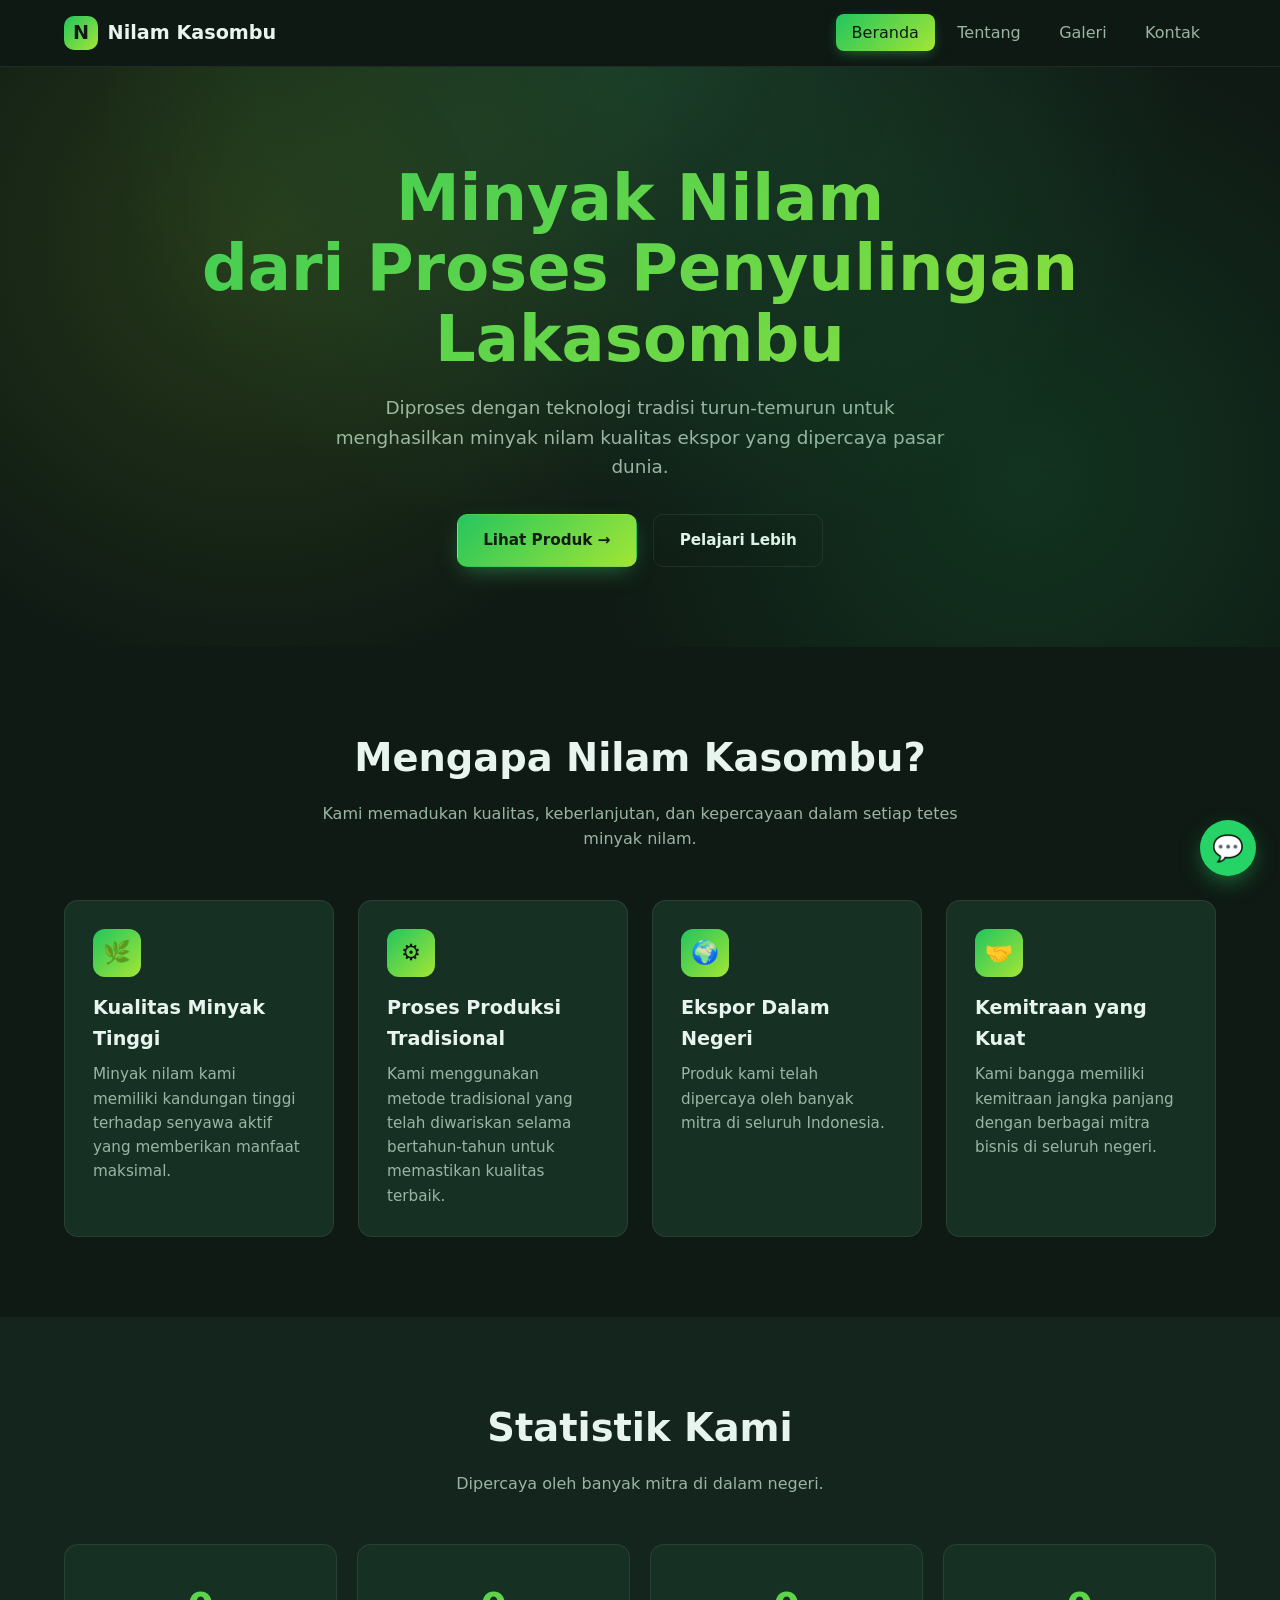
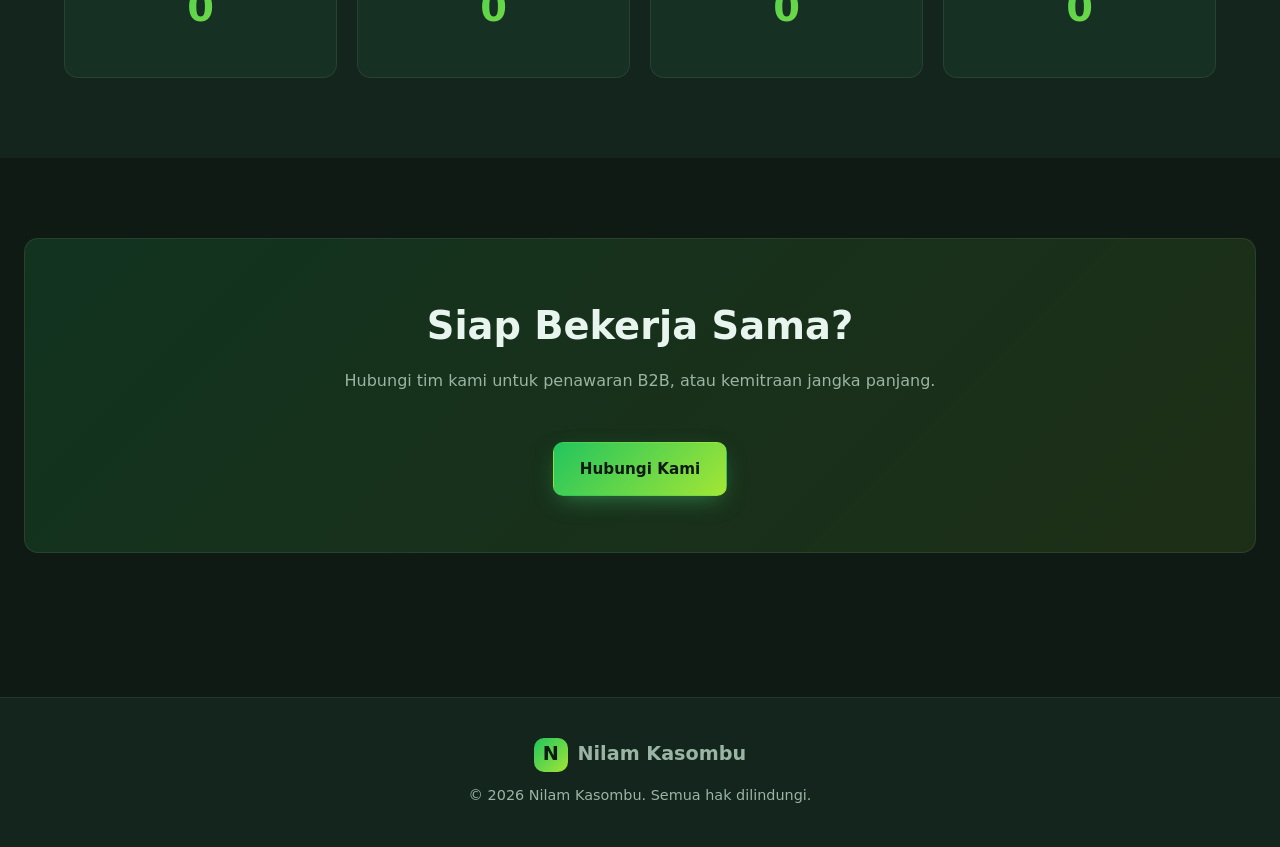
<file: index.html>
<!DOCTYPE html>
<html lang="id">
<head>
<meta charset="UTF-8" />
<meta name="viewport" content="width=device-width,initial-scale=1" />
<title>Nilam Kasombu — Beranda</title>
<meta name="description" content="Produsen minyak nilam berkualitas ekspor dari Indonesia." />
<link rel="stylesheet" href="style.css" />
</head>
<body>

<nav class="navbar">
  <div class="nav-inner">
    <a href="index.html" class="brand"><span class="brand-mark">N</span> Nilam Kasombu</a>
    <button class="nav-toggle" aria-label="Menu">☰</button>
    <ul class="nav-links">
      <li><a href="index.html">Beranda</a></li>
      <li><a href="tentang.html">Tentang</a></li>
      <li><a href="galeri.html">Galeri</a></li>
      <li><a href="kontak.html">Kontak</a></li>
    </ul>
  </div>
</nav>

<main>
  <section class="hero">
    <div class="container">
      <h1>Minyak Nilam<br/>dari Proses Penyulingan Lakasombu</h1>
      <p>Diproses dengan teknologi tradisi turun-temurun untuk menghasilkan minyak nilam kualitas ekspor yang dipercaya pasar dunia.</p>
      <div class="hero-actions">
        <a href="kontak.html" class="btn btn-primary">Lihat Produk →</a>
        <a href="tentang.html" class="btn btn-ghost">Pelajari Lebih</a>
      </div>
    </div>
  </section>

  <section class="section">
    <div class="container">
      <h2 class="section-title reveal">Mengapa Nilam Kasombu?</h2>
      <p class="section-sub reveal">Kami memadukan kualitas, keberlanjutan, dan kepercayaan dalam setiap tetes minyak nilam.</p>
      <div class="grid">
        <div class="card reveal"><div class="card-icon">🌿</div><h3>Kualitas Minyak Tinggi</h3><p>Minyak nilam kami memiliki kandungan tinggi terhadap senyawa aktif yang memberikan manfaat maksimal.</p></div>
        <div class="card reveal"><div class="card-icon">⚙️</div><h3>Proses Produksi Tradisional</h3><p>Kami menggunakan metode tradisional yang telah diwariskan selama bertahun-tahun untuk memastikan kualitas terbaik.</p></div>
        <div class="card reveal"><div class="card-icon">🌍</div><h3>Ekspor Dalam Negeri</h3><p>Produk kami telah dipercaya oleh banyak mitra di seluruh Indonesia.</p></div>
        <div class="card reveal"><div class="card-icon">🤝</div><h3>Kemitraan yang Kuat</h3><p>Kami bangga memiliki kemitraan jangka panjang dengan berbagai mitra bisnis di seluruh negeri.</p></div>
      </div>
    </div>
  </section>

  <section class="section" style="background:var(--bg-alt)">
    <div class="container">
      <h2 class="section-title reveal">Statistik Kami</h2>
      <p class="section-sub reveal">Dipercaya oleh banyak mitra di dalam negeri.</p>
      <div class="stats">
        <div class="stat reveal"><div class="stat-num" data-count="" data-suffix="">0</div><div class="stat-label"></div></div>
        <div class="stat reveal"><div class="stat-num" data-count="" data-suffix="">0</div><div class="stat-label"></div></div>
        <div class="stat reveal"><div class="stat-num" data-count="" data-suffix="">0</div><div class="stat-label"></div></div>
        <div class="stat reveal"><div class="stat-num" data-count="" data-suffix="">0</div><div class="stat-label"></div></div>
      </div>
    </div>
  </section>

  <section class="section">
    <div class="cta reveal">
      <h2 class="section-title">Siap Bekerja Sama?</h2>
      <p class="section-sub">Hubungi tim kami untuk penawaran B2B, atau kemitraan jangka panjang.</p>
      <a href="kontak.html" class="btn btn-primary">Hubungi Kami</a>
    </div>
  </section>
</main>

<footer class="footer">
  <div class="brand"><span class="brand-mark">N</span> Nilam Kasombu</div>
  <p>© 2026 Nilam Kasombu. Semua hak dilindungi.</p>
</footer>

<a class="wa" href="https://wa.me/6285255310307" target="_blank" text="Saya%20Ingin%20Memesan%21" aria-label="WhatsApp">💬</a>

<script src="script.js"></script>
</body>
</html>
</file>
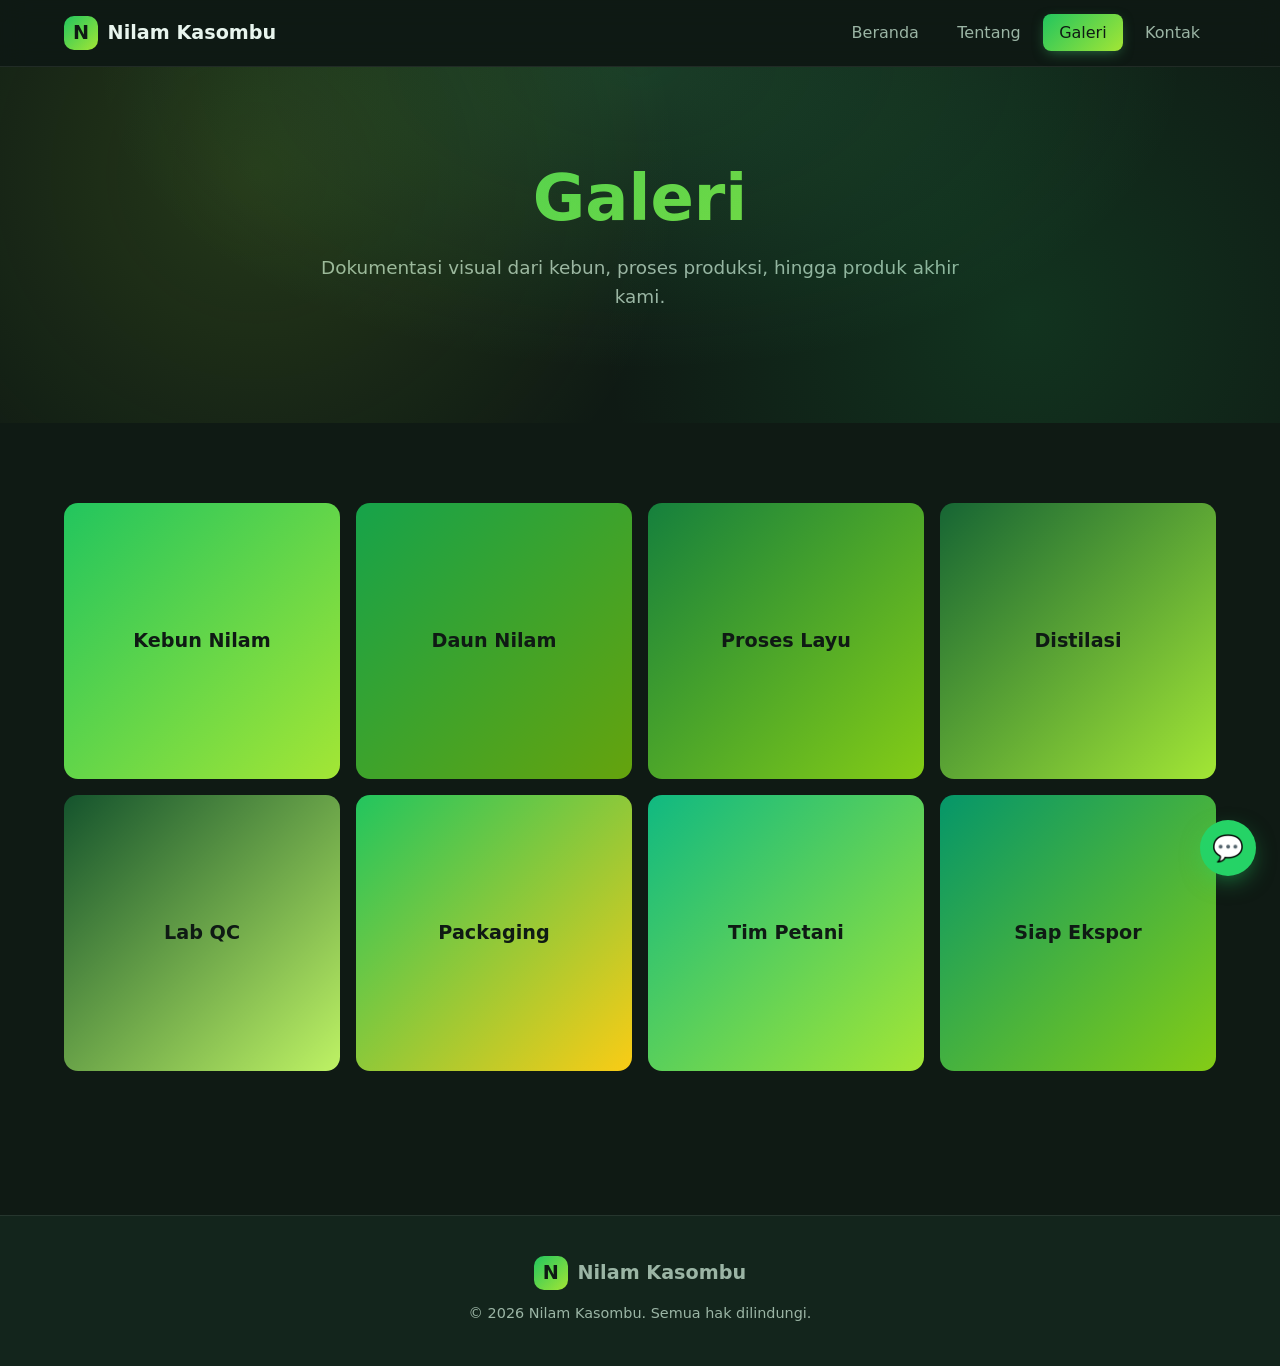
<file: galeri.html>
<!DOCTYPE html>
<html lang="id">
<head>
<meta charset="UTF-8" />
<meta name="viewport" content="width=device-width,initial-scale=1" />
<title>Galeri — Nilam Kasombu</title>
<meta name="description" content="Galeri foto kebun, proses produksi, dan produk Nilam Nusantara." />
<link rel="stylesheet" href="style.css" />
</head>
<body>

<nav class="navbar">
  <div class="nav-inner">
    <a href="index.html" class="brand"><span class="brand-mark">N</span> Nilam Kasombu</a>
    <button class="nav-toggle" aria-label="Menu">☰</button>
    <ul class="nav-links">
      <li><a href="index.html">Beranda</a></li>
      <li><a href="tentang.html">Tentang</a></li>
      <li><a href="galeri.html">Galeri</a></li>
      <li><a href="kontak.html">Kontak</a></li>
    </ul>
  </div>
</nav>

<main>
  <section class="hero">
    <div class="container">
      <h1>Galeri</h1>
      <p>Dokumentasi visual dari kebun, proses produksi, hingga produk akhir kami.</p>
    </div>
  </section>

  <section class="section">
    <div class="container">
      <div class="gallery">
        <div class="gallery-item reveal" data-label="Kebun Nilam"><div class="ph">Kebun Nilam</div></div>
        <div class="gallery-item reveal" data-label="Daun Nilam"><div class="ph" style="background:linear-gradient(135deg,#16a34a,#65a30d)">Daun Nilam</div></div>
        <div class="gallery-item reveal" data-label="Proses Layu"><div class="ph" style="background:linear-gradient(135deg,#15803d,#84cc16)">Proses Layu</div></div>
        <div class="gallery-item reveal" data-label="Ketel Distilasi"><div class="ph" style="background:linear-gradient(135deg,#166534,#a3e635)">Distilasi</div></div>
        <div class="gallery-item reveal" data-label="Lab QC"><div class="ph" style="background:linear-gradient(135deg,#14532d,#bef264)">Lab QC</div></div>
        <div class="gallery-item reveal" data-label="Packaging"><div class="ph" style="background:linear-gradient(135deg,#22c55e,#facc15)">Packaging</div></div>
        <div class="gallery-item reveal" data-label="Tim Petani"><div class="ph" style="background:linear-gradient(135deg,#10b981,#a3e635)">Tim Petani</div></div>
        <div class="gallery-item reveal" data-label="Ekspor"><div class="ph" style="background:linear-gradient(135deg,#059669,#84cc16)">Siap Ekspor</div></div>
      </div>
    </div>
  </section>
</main>

<div class="lightbox" role="dialog" aria-modal="true">
  <button class="lightbox-close" aria-label="Tutup">×</button>
  <div class="lightbox-content"></div>
</div>

<footer class="footer">
  <div class="brand"><span class="brand-mark">N</span> Nilam Kasombu</div>
  <p>© 2026 Nilam Kasombu. Semua hak dilindungi.</p>
</footer>

<a class="wa" href="https://wa.me/6285255310307"" target="_blank" text="Saya%20Ingin%20Memesan%21" aria-label="WhatsApp">💬</a>
<script src="script.js"></script>
</body>
</html>
</file>
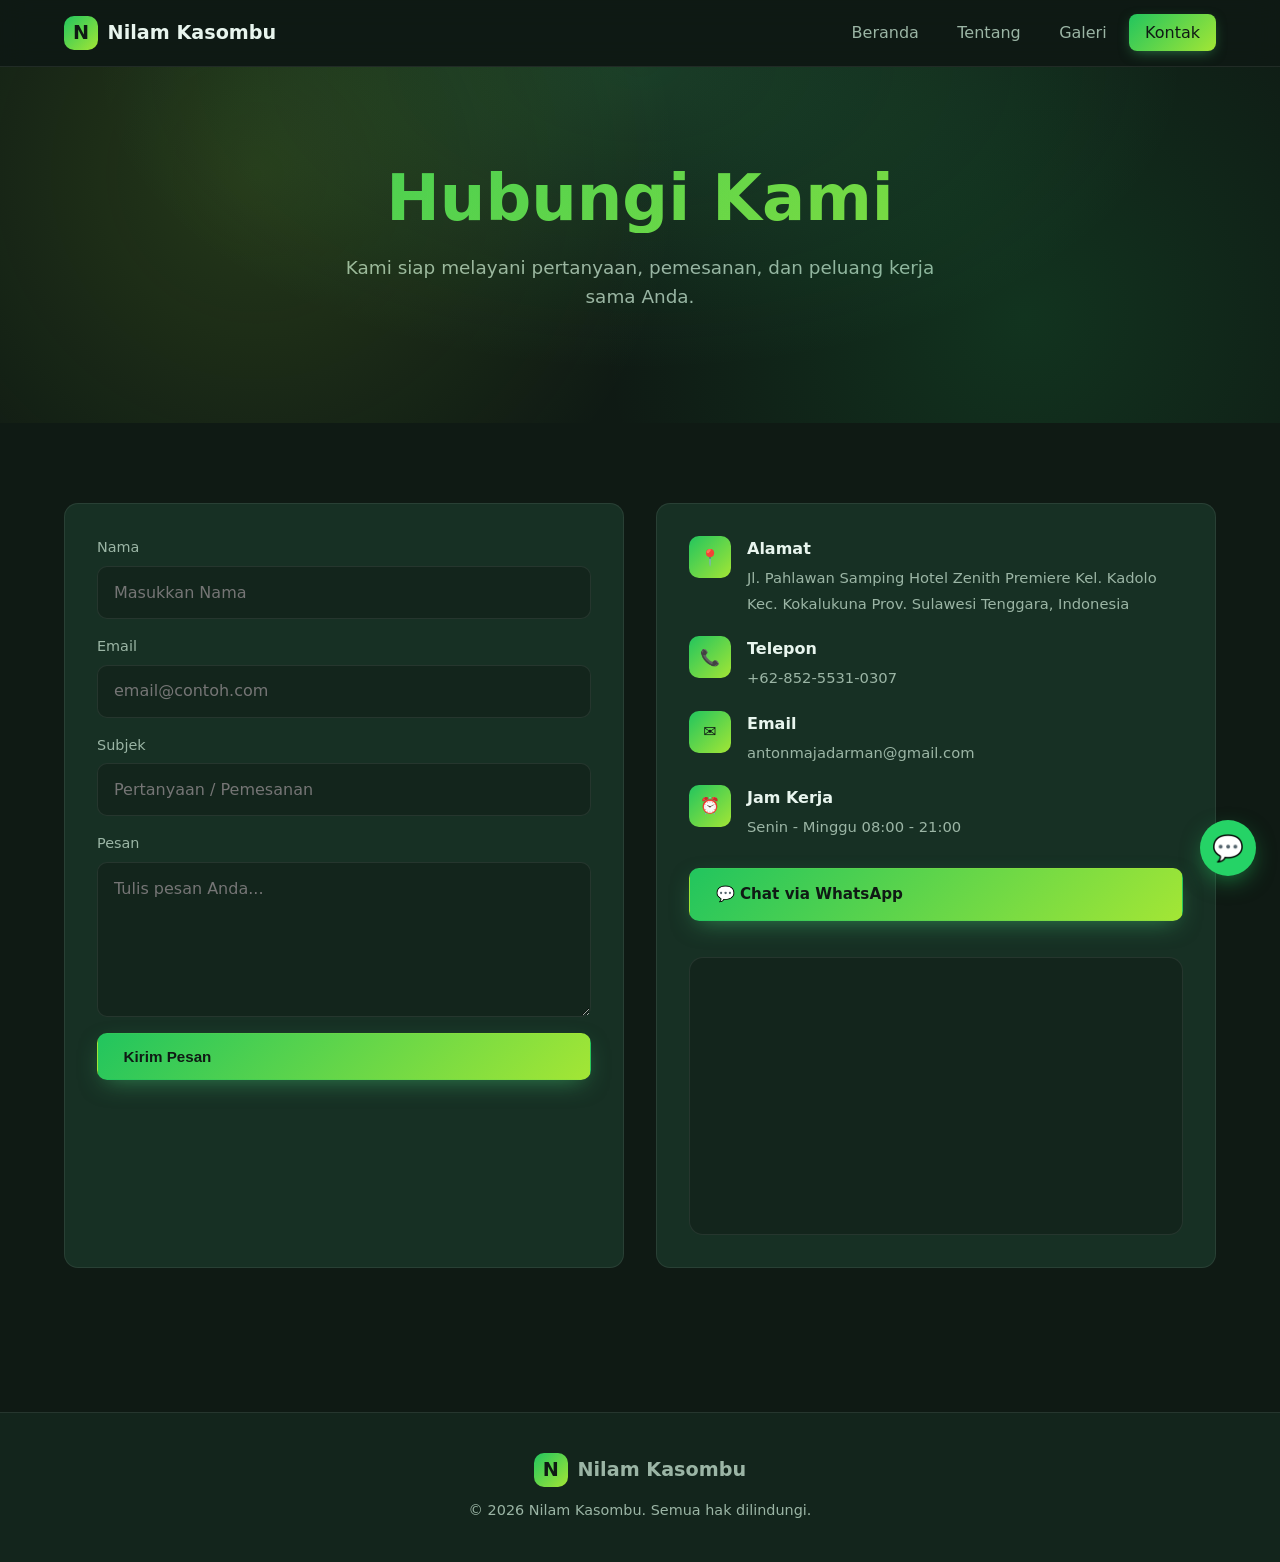
<file: kontak.html>
<!DOCTYPE html>
<html lang="id">
<head>
<meta charset="UTF-8" />
<meta name="viewport" content="width=device-width,initial-scale=1" />
<title>Kontak — Nilam Kasombu</title>
<meta name="description" content="Hubungi Nilam Nusantara untuk pemesanan, kemitraan, atau pertanyaan." />
<link rel="stylesheet" href="style.css" />
</head>
<body>

<nav class="navbar">
  <div class="nav-inner">
    <a href="index.html" class="brand"><span class="brand-mark">N</span> Nilam Kasombu</a>
    <button class="nav-toggle" aria-label="Menu">☰</button>
    <ul class="nav-links">
      <li><a href="index.html">Beranda</a></li>
      <li><a href="tentang.html">Tentang</a></li>
      <li><a href="galeri.html">Galeri</a></li>
      <li><a href="kontak.html">Kontak</a></li>
    </ul>
  </div>
</nav>

<main>
  <section class="hero">
    <div class="container">
      <h1>Hubungi Kami</h1>
      <p>Kami siap melayani pertanyaan, pemesanan, dan peluang kerja sama Anda.</p>
    </div>
  </section>

  <section class="section">
    <div class="container">
      <div class="form-wrap">
        <form class="form reveal" novalidate>
          <div class="field"><label for="name">Nama</label><input id="name" type="text" required placeholder="Masukkan Nama"/></div>
          <div class="field"><label for="email">Email</label><input id="email" type="email" required placeholder="email@contoh.com"/></div>
          <div class="field"><label for="subject">Subjek</label><input id="subject" type="text" placeholder="Pertanyaan / Pemesanan"/></div>
          <div class="field"><label for="msg">Pesan</label><textarea id="msg" rows="5" required placeholder="Tulis pesan Anda..."></textarea></div>
          <button type="submit" class="btn btn-primary">Kirim Pesan</button>
        </form>

        <div class="contact-info reveal">
          <div class="info-row"><div class="ico">📍</div><div><strong>Alamat</strong><span>Jl. Pahlawan Samping Hotel Zenith Premiere Kel. Kadolo Kec. Kokalukuna Prov. Sulawesi Tenggara, Indonesia</span></div></div>
          <div class="info-row"><div class="ico">📞</div><div><strong>Telepon</strong><span>+62-852-5531-0307</span></div></div>
          <div class="info-row"><div class="ico">✉️</div><div><strong>Email</strong><span>antonmajadarman@gmail.com</span></div></div>
          <div class="info-row"><div class="ico">⏰</div><div><strong>Jam Kerja</strong><span>Senin - Minggu 08:00 - 21:00</span></div></div>
          <a href="https://wa.me/6285255310307" target="_blank" text="Saya%20Ingin%20Memesan%21" class="btn btn-primary" style="margin-top:.5rem">💬 Chat via WhatsApp</a>

          <div class="map" aria-label="Google Maps">
            <iframe
              title="Peta Lokasi Nilam Nusantara"
              loading="lazy"
              referrerpolicy="no-referrer-when-downgrade"
              src="https://www.google.com/maps?q=Jl.%20Pahlawan%20Samping%20Hotel%20Zenith%20Premiere%20Kadolo%20Kokalukuna%20Sulawesi%20Tenggara&output=embed"
            ></iframe>
          </div>
        </div>
      </div>
    </div>
  </section>
</main>

<footer class="footer">
  <div class="brand"><span class="brand-mark">N</span> Nilam Kasombu</div>
  <p>© 2026 Nilam Kasombu. Semua hak dilindungi.</p>
</footer>

<a class="wa" href="https://wa.me/6285255310307" target="_blank" text="Saya%20Ingin%20Memesan%21" aria-label="WhatsApp">💬</a>
<script src="script.js"></script>
</body>
</html>
</file>
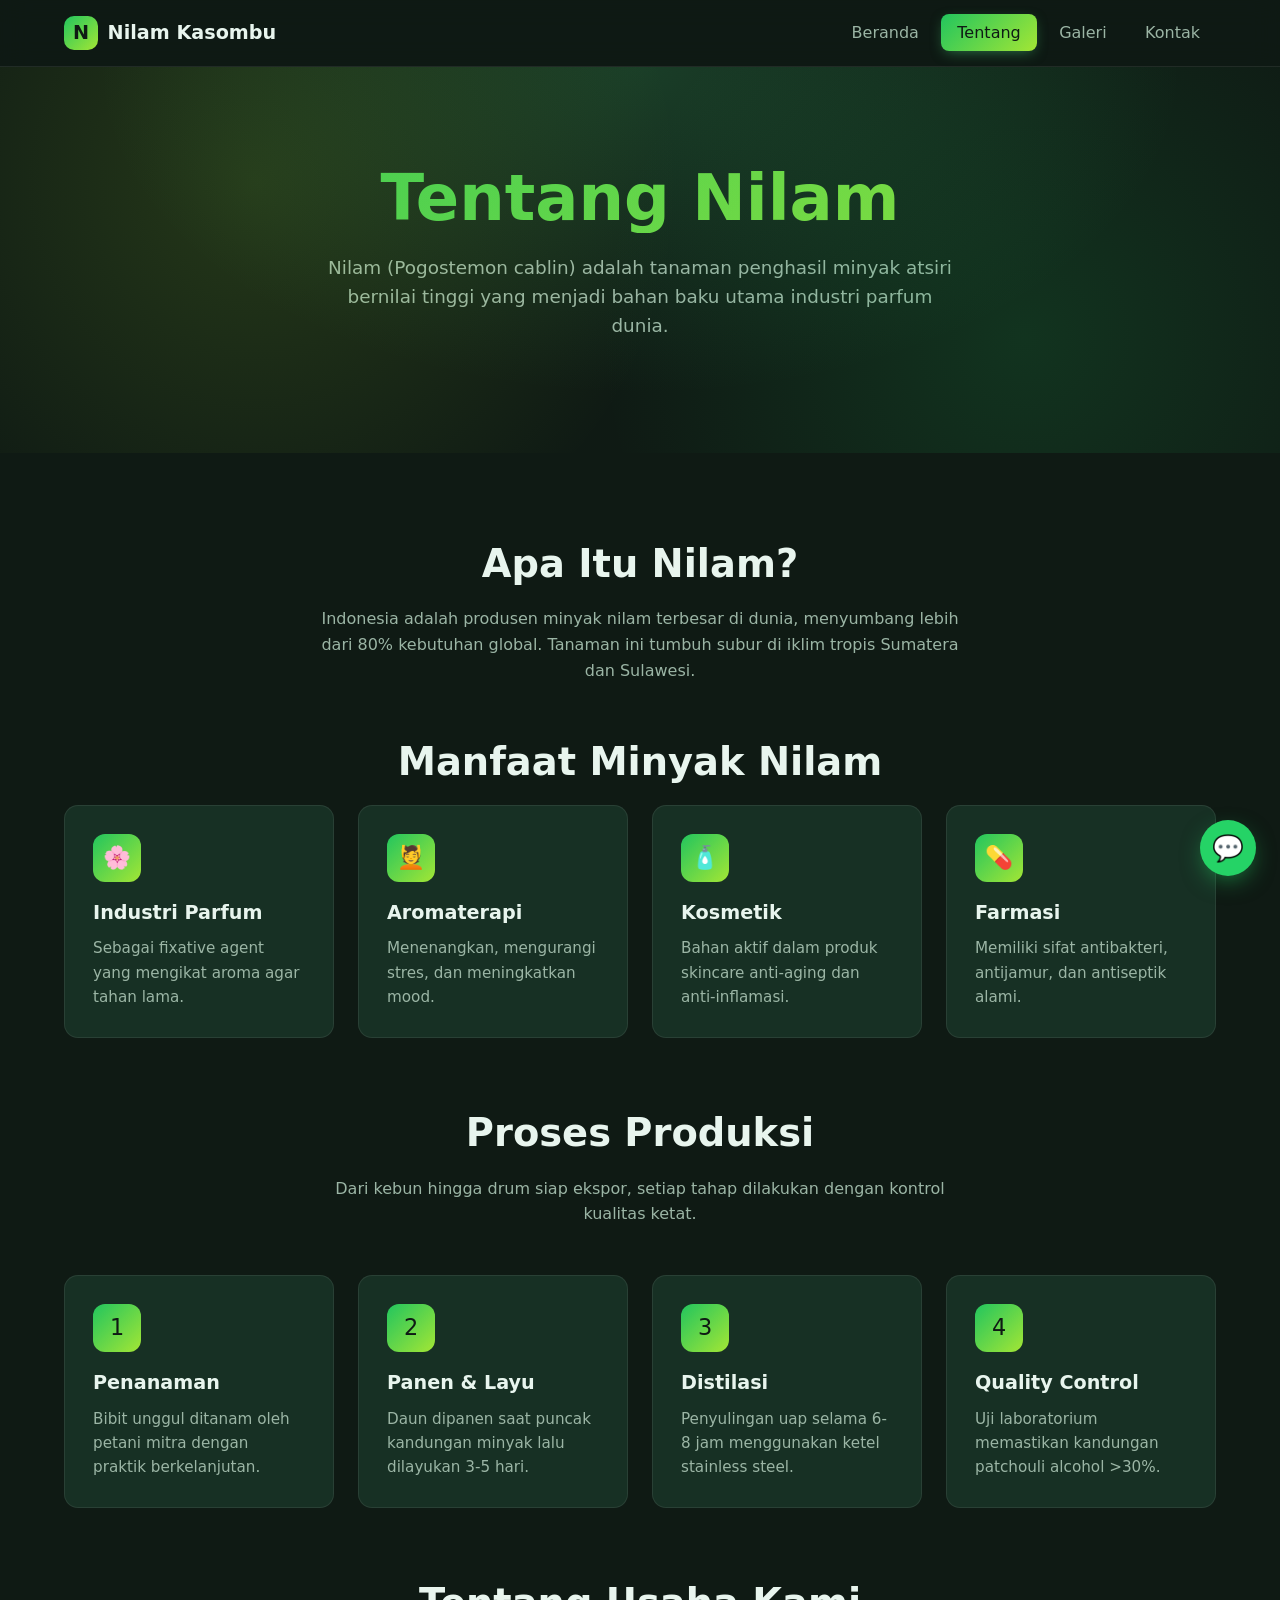
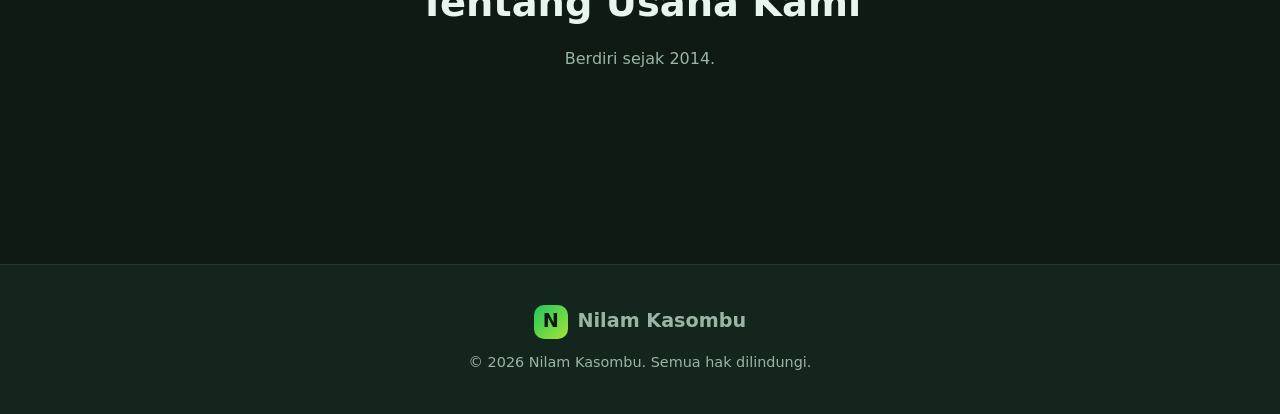
<file: tentang.html>
<!DOCTYPE html>
<html lang="id">
<head>
<meta charset="UTF-8" />
<meta name="viewport" content="width=device-width,initial-scale=1" />
<title>Tentang — Nilam Kasombu</title>
<meta name="description" content="Penjelasan tentang nilam, manfaat, dan proses produksi kami." />
<link rel="stylesheet" href="style.css" />
</head>
<body>

<nav class="navbar">
  <div class="nav-inner">
    <a href="index.html" class="brand"><span class="brand-mark">N</span> Nilam Kasombu</a>
    <button class="nav-toggle" aria-label="Menu">☰</button>
    <ul class="nav-links">
      <li><a href="index.html">Beranda</a></li>
      <li><a href="tentang.html">Tentang</a></li>
      <li><a href="galeri.html">Galeri</a></li>
      <li><a href="kontak.html">Kontak</a></li>
    </ul>
  </div>
</nav>

<main>
  <section class="hero">
    <div class="container">
      <h1>Tentang Nilam</h1>
      <p>Nilam (Pogostemon cablin) adalah tanaman penghasil minyak atsiri bernilai tinggi yang menjadi bahan baku utama industri parfum dunia.</p>
    </div>
  </section>

  <section class="section">
    <div class="container">
      <h2 class="section-title reveal">Apa Itu Nilam?</h2>
      <p class="section-sub reveal">Indonesia adalah produsen minyak nilam terbesar di dunia, menyumbang lebih dari 80% kebutuhan global. Tanaman ini tumbuh subur di iklim tropis Sumatera dan Sulawesi.</p>

      <h2 class="section-title reveal" style="margin-top:3rem">Manfaat Minyak Nilam</h2>
      <div class="grid">
        <div class="card reveal"><div class="card-icon">🌸</div><h3>Industri Parfum</h3><p>Sebagai fixative agent yang mengikat aroma agar tahan lama.</p></div>
        <div class="card reveal"><div class="card-icon">💆</div><h3>Aromaterapi</h3><p>Menenangkan, mengurangi stres, dan meningkatkan mood.</p></div>
        <div class="card reveal"><div class="card-icon">🧴</div><h3>Kosmetik</h3><p>Bahan aktif dalam produk skincare anti-aging dan anti-inflamasi.</p></div>
        <div class="card reveal"><div class="card-icon">💊</div><h3>Farmasi</h3><p>Memiliki sifat antibakteri, antijamur, dan antiseptik alami.</p></div>
      </div>

      <h2 class="section-title reveal" style="margin-top:4rem">Proses Produksi</h2>
      <p class="section-sub reveal">Dari kebun hingga drum siap ekspor, setiap tahap dilakukan dengan kontrol kualitas ketat.</p>
      <div class="grid">
        <div class="card reveal"><div class="card-icon">1</div><h3>Penanaman</h3><p>Bibit unggul ditanam oleh petani mitra dengan praktik berkelanjutan.</p></div>
        <div class="card reveal"><div class="card-icon">2</div><h3>Panen & Layu</h3><p>Daun dipanen saat puncak kandungan minyak lalu dilayukan 3-5 hari.</p></div>
        <div class="card reveal"><div class="card-icon">3</div><h3>Distilasi</h3><p>Penyulingan uap selama 6-8 jam menggunakan ketel stainless steel.</p></div>
        <div class="card reveal"><div class="card-icon">4</div><h3>Quality Control</h3><p>Uji laboratorium memastikan kandungan patchouli alcohol >30%.</p></div>
      </div>

      <h2 class="section-title reveal" style="margin-top:4rem">Tentang Usaha Kami</h2>
      <p class="section-sub reveal">Berdiri sejak 2014.</p>
    </div>
  </section>
</main>

<footer class="footer">
  <div class="brand"><span class="brand-mark">N</span> Nilam Kasombu</div>
  <p>© 2026 Nilam Kasombu. Semua hak dilindungi.</p>
</footer>

<a class="wa" href="https://wa.me/6285255310307"" target="_blank" text="Saya%20Ingin%20Memesan%21" aria-label="WhatsApp">💬</a>
<script src="script.js"></script>
</body>
</html>
</file>
<file: style.css>
/* ===== Reset & Base ===== */
*,*::before,*::after{box-sizing:border-box;margin:0;padding:0}
:root{
  --bg:#0f1a14;
  --bg-alt:#13251c;
  --surface:#173024;
  --primary:#4ade80;
  --primary-dark:#22c55e;
  --accent:#a3e635;
  --text:#e8f5ee;
  --muted:#9bb5a5;
  --border:rgba(255,255,255,.08);
  --radius:14px;
  --shadow:0 10px 40px -10px rgba(0,0,0,.5);
  --gradient:linear-gradient(135deg,#22c55e,#a3e635);
  --container:1200px;
  --transition:.3s cubic-bezier(.4,0,.2,1);
}
html{scroll-behavior:smooth}
body{
  font-family:'Inter','Segoe UI',system-ui,sans-serif;
  background:var(--bg);
  color:var(--text);
  line-height:1.6;
  overflow-x:hidden;
  min-height:100vh;
}
img{max-width:100%;display:block}
a{color:inherit;text-decoration:none}
.container{max-width:var(--container);margin:0 auto;padding:0 1.5rem}

/* ===== Navbar ===== */
.navbar{
  position:sticky;top:0;z-index:50;
  backdrop-filter:blur(14px);
  background:rgba(15,26,20,.75);
  border-bottom:1px solid var(--border);
}
.nav-inner{display:flex;align-items:center;justify-content:space-between;padding:1rem 1.5rem;max-width:var(--container);margin:0 auto}
.brand{display:flex;align-items:center;gap:.6rem;font-weight:700;font-size:1.2rem}
.brand-mark{width:34px;height:34px;border-radius:10px;background:var(--gradient);display:grid;place-items:center;color:#0f1a14;font-weight:900}
.nav-links{display:flex;gap:.4rem;list-style:none;align-items:center}
.nav-links a{
  position:relative;padding:.55rem 1rem;border-radius:8px;font-weight:500;
  color:var(--muted);transition:var(--transition);
}
.nav-links a:hover{color:var(--text);background:rgba(255,255,255,.04)}
.nav-links a.active{color:var(--bg);background:var(--gradient);box-shadow:0 4px 14px -4px rgba(74,222,128,.5)}
.nav-toggle{display:none;background:none;border:0;color:var(--text);font-size:1.6rem;cursor:pointer}

@media(max-width:820px){
  .nav-toggle{display:block}
  .nav-links{
    position:absolute;top:100%;left:0;right:0;
    flex-direction:column;align-items:stretch;gap:.25rem;
    background:rgba(15,26,20,.98);backdrop-filter:blur(14px);
    padding:1rem;border-bottom:1px solid var(--border);
    transform:translateY(-10px);opacity:0;pointer-events:none;
    transition:var(--transition);
  }
  .nav-links.open{transform:translateY(0);opacity:1;pointer-events:auto}
}

/* ===== Page Transition ===== */
main{animation:fadeUp .6s ease both}
@keyframes fadeUp{from{opacity:0;transform:translateY(14px)}to{opacity:1;transform:none}}

/* ===== Hero ===== */
.hero{
  position:relative;padding:6rem 1.5rem 5rem;text-align:center;overflow:hidden;
  background:radial-gradient(ellipse at top,rgba(74,222,128,.18),transparent 60%),var(--bg);
}
.hero::before{
  content:"";position:absolute;inset:0;
  background-image:radial-gradient(circle at 20% 30%,rgba(163,230,53,.15),transparent 40%),
                   radial-gradient(circle at 80% 70%,rgba(34,197,94,.15),transparent 40%);
  pointer-events:none;
}
.hero h1{
  font-size:clamp(2.3rem,5vw,4rem);font-weight:800;line-height:1.1;
  background:var(--gradient);-webkit-background-clip:text;background-clip:text;color:transparent;
  margin-bottom:1.2rem;
}
.hero p{font-size:1.15rem;color:var(--muted);max-width:640px;margin:0 auto 2rem}
.hero-actions{display:flex;gap:1rem;justify-content:center;flex-wrap:wrap}
.btn{
  display:inline-flex;align-items:center;gap:.5rem;
  padding:.85rem 1.6rem;border-radius:10px;font-weight:600;cursor:pointer;
  border:1px solid transparent;transition:var(--transition);font-size:.95rem;
}
.btn-primary{background:var(--gradient);color:#0f1a14;box-shadow:0 8px 24px -8px rgba(74,222,128,.5)}
.btn-primary:hover{transform:translateY(-2px);box-shadow:0 12px 30px -8px rgba(74,222,128,.6)}
.btn-ghost{border-color:var(--border);color:var(--text)}
.btn-ghost:hover{background:rgba(255,255,255,.05);border-color:var(--primary)}

/* ===== Sections ===== */
.section{padding:5rem 0}
.section-title{font-size:clamp(1.7rem,3vw,2.4rem);font-weight:700;margin-bottom:.75rem;text-align:center}
.section-sub{color:var(--muted);text-align:center;max-width:640px;margin:0 auto 3rem}

/* ===== Stats ===== */
.stats{display:grid;grid-template-columns:repeat(auto-fit,minmax(180px,1fr));gap:1.25rem}
.stat{
  background:var(--surface);border:1px solid var(--border);
  padding:2rem 1.25rem;border-radius:var(--radius);text-align:center;
  transition:var(--transition);
}
.stat:hover{transform:translateY(-4px);border-color:var(--primary)}
.stat-num{font-size:2.4rem;font-weight:800;background:var(--gradient);-webkit-background-clip:text;background-clip:text;color:transparent}
.stat-label{color:var(--muted);font-size:.95rem;margin-top:.4rem}

/* ===== CTA ===== */
.cta{
  background:linear-gradient(135deg,rgba(34,197,94,.15),rgba(163,230,53,.1));
  border:1px solid var(--border);border-radius:var(--radius);
  padding:3.5rem 2rem;text-align:center;margin:0 1.5rem;
}

/* ===== Cards Grid (products / features) ===== */
.grid{display:grid;grid-template-columns:repeat(auto-fit,minmax(260px,1fr));gap:1.5rem}
.card{
  background:var(--surface);border:1px solid var(--border);border-radius:var(--radius);
  padding:1.75rem;transition:var(--transition);position:relative;overflow:hidden;
}
.card::before{
  content:"";position:absolute;inset:0;background:var(--gradient);opacity:0;transition:var(--transition);
}
.card:hover{transform:translateY(-6px);border-color:var(--primary);box-shadow:var(--shadow)}
.card>*{position:relative}
.card-icon{width:48px;height:48px;border-radius:12px;background:var(--gradient);display:grid;place-items:center;color:#0f1a14;font-size:1.4rem;margin-bottom:1rem}
.card h3{font-size:1.2rem;margin-bottom:.5rem}
.card p{color:var(--muted);font-size:.95rem}

/* ===== Product cards ===== */
.product{
  background:var(--surface);border:1px solid var(--border);border-radius:var(--radius);
  overflow:hidden;transition:var(--transition);display:flex;flex-direction:column;
}
.product:hover{transform:translateY(-6px);border-color:var(--primary);box-shadow:var(--shadow)}
.product-img{
  aspect-ratio:4/3;background:var(--gradient);display:grid;place-items:center;
  font-size:3rem;color:#0f1a14;font-weight:800;
  background-size:cover;background-position:center;
}
.product-body{padding:1.4rem;flex:1;display:flex;flex-direction:column}
.product h3{margin-bottom:.4rem}
.product p{color:var(--muted);font-size:.9rem;flex:1}
.price{margin-top:1rem;font-weight:700;color:var(--primary);font-size:1.15rem}

/* ===== Gallery ===== */
.gallery{display:grid;grid-template-columns:repeat(auto-fit,minmax(220px,1fr));gap:1rem}
.gallery-item{
  position:relative;aspect-ratio:1;overflow:hidden;border-radius:var(--radius);
  cursor:pointer;background:var(--surface);
}
.gallery-item img,.gallery-item .ph{
  width:100%;height:100%;object-fit:cover;
  transition:transform .6s cubic-bezier(.4,0,.2,1);
}
.gallery-item .ph{display:grid;place-items:center;background:var(--gradient);color:#0f1a14;font-weight:800;font-size:1.2rem}
.gallery-item:hover img,.gallery-item:hover .ph{transform:scale(1.1)}
.gallery-item::after{
  content:"🔍";position:absolute;inset:0;display:grid;place-items:center;
  background:rgba(0,0,0,.5);opacity:0;transition:var(--transition);font-size:1.8rem;
}
.gallery-item:hover::after{opacity:1}

/* Lightbox */
.lightbox{
  position:fixed;inset:0;background:rgba(0,0,0,.92);z-index:100;
  display:none;align-items:center;justify-content:center;padding:2rem;
  animation:fadeIn .25s ease;
}
.lightbox.open{display:flex}
.lightbox img,.lightbox .ph{max-width:90vw;max-height:85vh;border-radius:12px}
.lightbox .ph{width:600px;height:400px;display:grid;place-items:center;background:var(--gradient);color:#0f1a14;font-weight:800;font-size:2rem}
.lightbox-close{position:absolute;top:1.5rem;right:1.5rem;background:none;border:0;color:#fff;font-size:2.4rem;cursor:pointer}
@keyframes fadeIn{from{opacity:0}to{opacity:1}}

/* ===== Forms ===== */
.form-wrap{display:grid;grid-template-columns:1fr 1fr;gap:2rem}
.form{display:flex;flex-direction:column;gap:1rem;background:var(--surface);padding:2rem;border-radius:var(--radius);border:1px solid var(--border)}
.field{display:flex;flex-direction:column;gap:.4rem}
.field label{font-size:.9rem;color:var(--muted)}
.field input,.field textarea{
  background:var(--bg-alt);border:1px solid var(--border);color:var(--text);
  padding:.8rem 1rem;border-radius:10px;font:inherit;transition:var(--transition);
}
.field input:focus,.field textarea:focus{outline:0;border-color:var(--primary);box-shadow:0 0 0 3px rgba(74,222,128,.15)}
.contact-info{background:var(--surface);border:1px solid var(--border);border-radius:var(--radius);padding:2rem;display:flex;flex-direction:column;gap:1.25rem}
.info-row{display:flex;gap:1rem;align-items:flex-start}
.info-row .ico{width:42px;height:42px;border-radius:10px;background:var(--gradient);display:grid;place-items:center;color:#0f1a14;flex-shrink:0}
.info-row strong{display:block;margin-bottom:.2rem}
.info-row span{color:var(--muted);font-size:.92rem}
.map{margin-top:1rem;border-radius:var(--radius);overflow:hidden;border:1px solid var(--border);aspect-ratio:16/9;background:var(--bg-alt);display:grid;place-items:stretch;color:var(--muted)}
.map iframe{width:100%;height:100%;border:0;display:block}

/* WhatsApp floating */
.wa{
  position:fixed;bottom:1.5rem;right:1.5rem;z-index:60;
  width:56px;height:56px;border-radius:50%;
  background:#25d366;color:#fff;display:grid;place-items:center;
  font-size:1.6rem;box-shadow:0 8px 24px -6px rgba(37,211,102,.6);
  transition:var(--transition);
}
.wa:hover{transform:scale(1.08)}

/* ===== Footer ===== */
.footer{
  border-top:1px solid var(--border);padding:2.5rem 1.5rem;text-align:center;
  color:var(--muted);font-size:.9rem;margin-top:4rem;background:var(--bg-alt);
}
.footer .brand{justify-content:center;margin-bottom:.75rem}

/* ===== Reveal on scroll ===== */
.reveal{opacity:0;transform:translateY(24px);transition:opacity .7s ease,transform .7s ease}
.reveal.visible{opacity:1;transform:none}

@media(max-width:720px){
  .form-wrap{grid-template-columns:1fr}
  .hero{padding:4rem 1rem 3.5rem}
  .section{padding:3.5rem 0}
}
</file>
